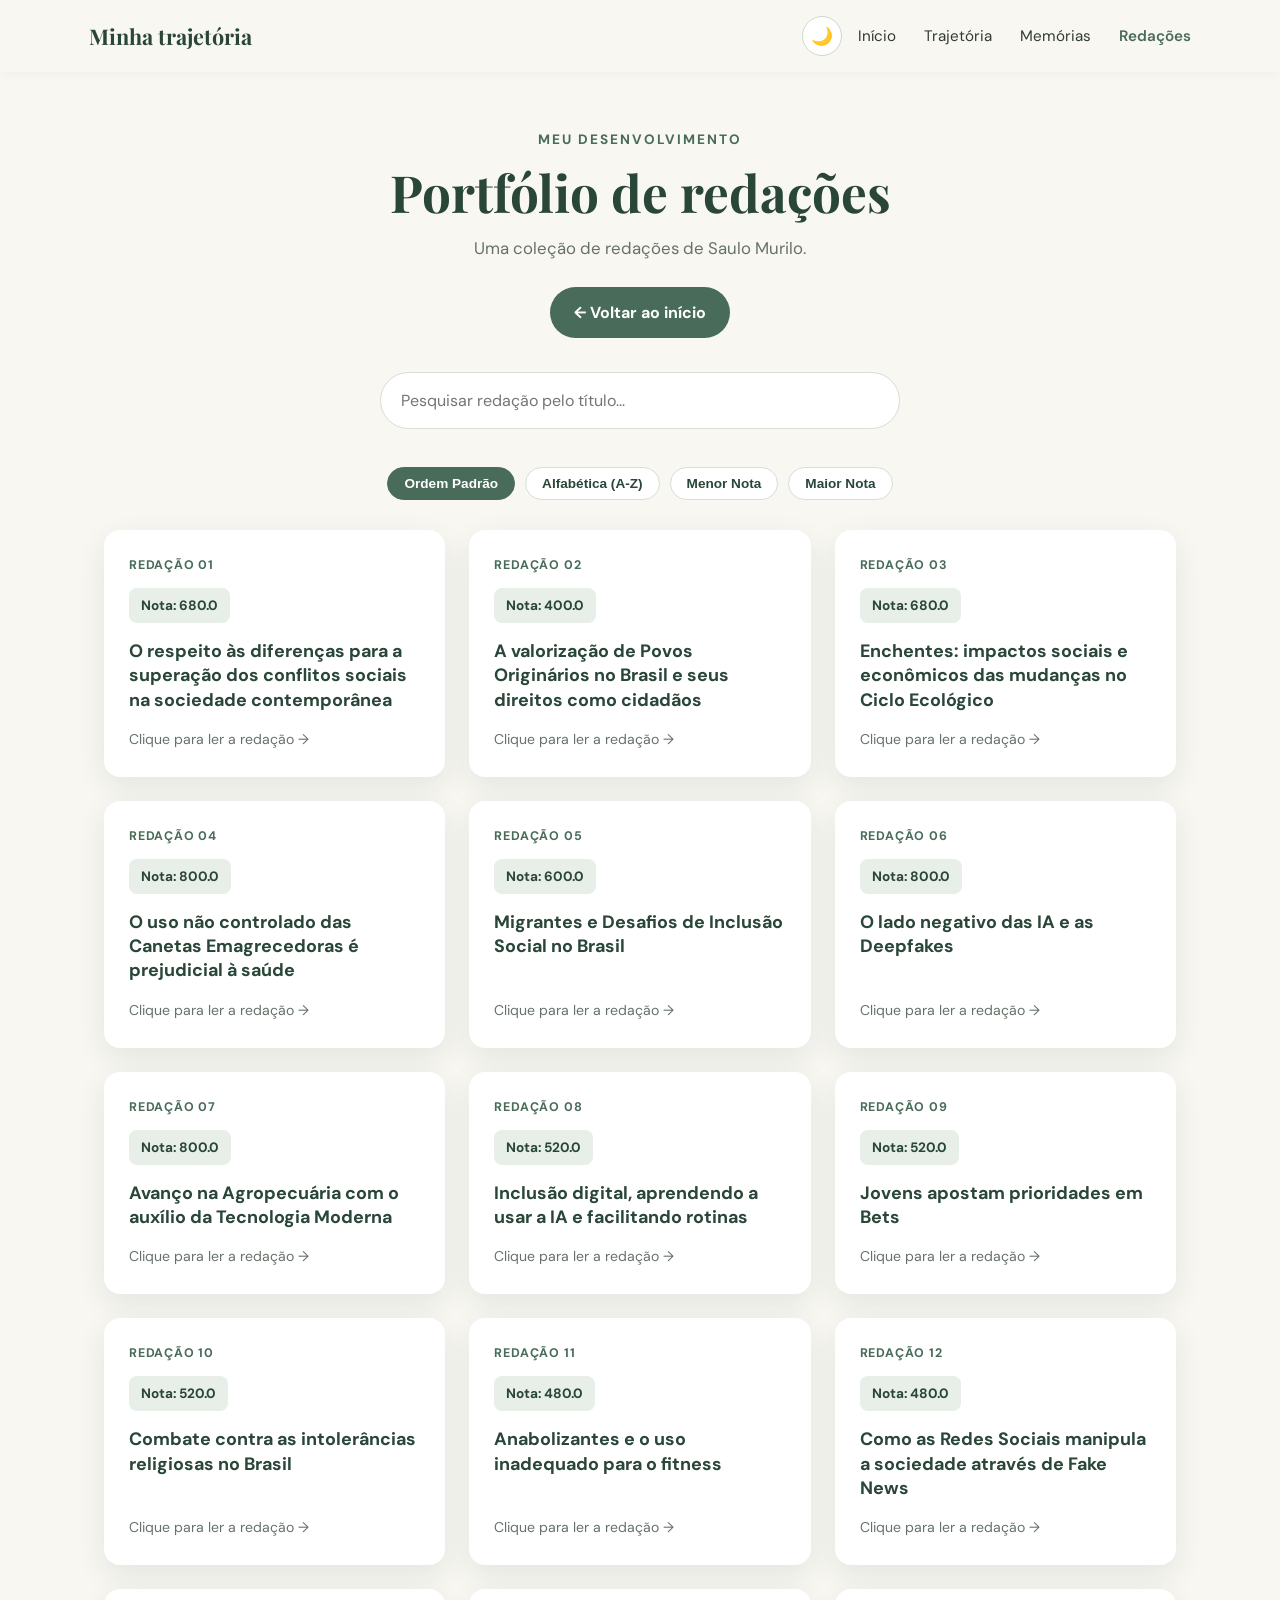
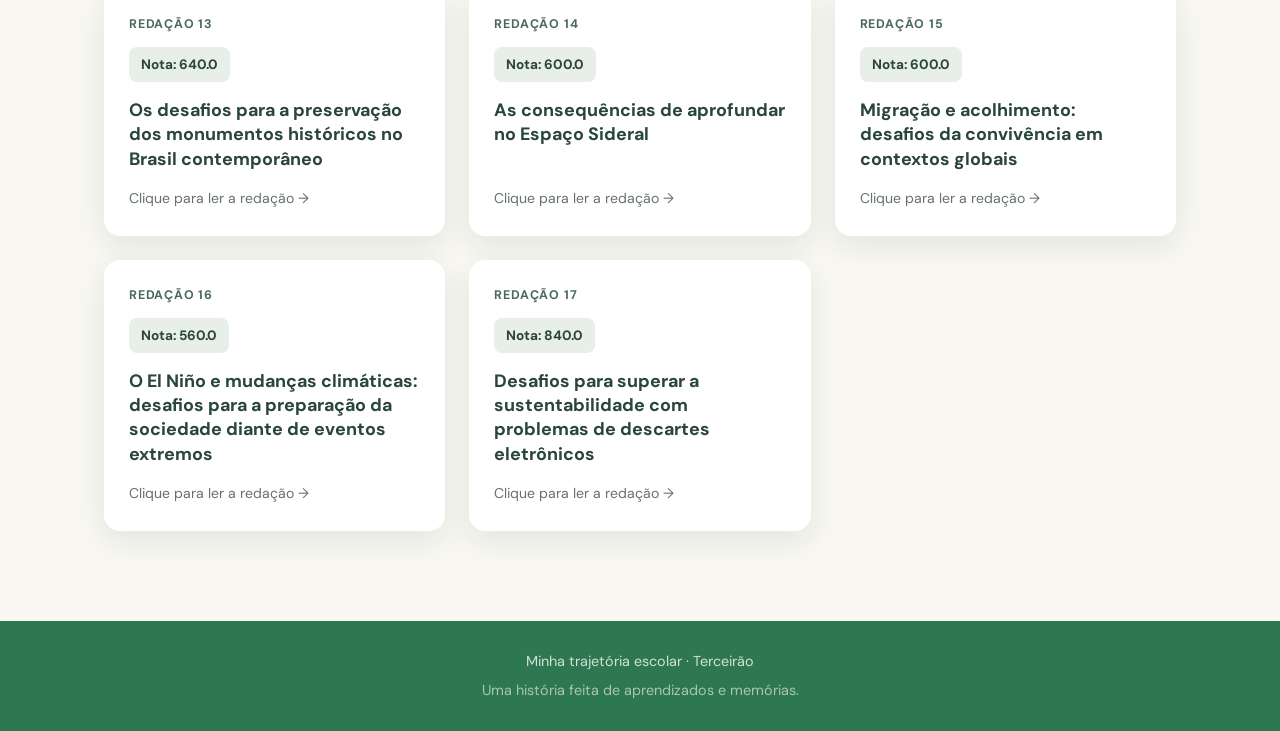
<file: redacoes.html>
<!DOCTYPE html>
<html lang="pt-BR">
<head>
    <meta charset="UTF-8">
    <meta name="viewport" content="width=device-width, initial-scale=1.0">
    <title>Minhas Redações · Minha Trajetória</title>
    <link rel="stylesheet" href="style.css">
    <style>
        /* Estilos adicionais para os botões de ordenação */
        .sort-container {
            display: flex;
            justify-content: center;
            flex-wrap: wrap;
            gap: 10px;
            max-width: 700px;
            margin: 0 auto 30px;
        }

        .sort-btn {
            background: var(--white);
            color: var(--dark-green);
            border: 1px solid var(--border);
            padding: 8px 16px;
            border-radius: 20px;
            font-size: 0.85rem;
            font-weight: 600;
            cursor: pointer;
            transition: all 0.25s ease;
        }

        .sort-btn:hover {
            border-color: var(--green);
            transform: translateY(-2px);
        }

        .sort-btn.active {
            background: var(--green);
            color: #ffffff;
            border-color: var(--green);
        }
    </style>
</head>
<body>

    <header class="header">
        <nav class="navbar" aria-label="Navegação principal">
            <a href="index.html#inicio" class="logo">Minha trajetória</a>

            <button
                class="menu-toggle"
                id="menuToggle"
                type="button"
                aria-label="Abrir menu"
                aria-expanded="false"
                aria-controls="navLinks"
            >
                ☰
            </button>

            <button
                class="theme-toggle"
                id="themeToggle"
                type="button"
                aria-label="Alternar tema"
            >
                🌙
            </button>

            <ul class="nav-links" id="navLinks">
                <li><a href="index.html#inicio">Início</a></li>
                <li><a href="index.html#trajetoria">Trajetória</a></li>
                <li><a href="index.html#galeria">Memórias</a></li>
                <li><a href="redacoes.html" aria-current="page">Redações</a></li>
            </ul>
        </nav>
    </header>

    <main class="essay-page">

        <section class="intro">
            <p class="subtitle">Meu desenvolvimento</p>
            <h1>Portfólio de redações</h1>
            <p>Uma coleção de redações de Saulo Murilo.</p>
        </section>

        <div class="page-actions">
            <a href="index.html" class="btn">← Voltar ao início</a>
        </div>

        <div class="search-container">
            <label for="essaySearch" class="sr-only">Pesquisar redação</label>
            <input
                type="search"
                id="essaySearch"
                placeholder="Pesquisar redação pelo título..."
                autocomplete="off"
            >
        </div>

        <!-- Botões de Ordenação -->
        <div class="sort-container">
            <button type="button" class="sort-btn active" data-sort="default">Ordem Padrão</button>
            <button type="button" class="sort-btn" data-sort="alpha">Alfabética (A-Z)</button>
            <button type="button" class="sort-btn" data-sort="score-asc">Menor Nota</button>
            <button type="button" class="sort-btn" data-sort="score-desc">Maior Nota</button>
        </div>

        <section class="essay-grid" id="essayGrid" aria-live="polite">
            <p class="loading-message">Carregando redações...</p>
        </section>

    </main>

    <footer class="footer">
        <p>Minha trajetória escolar · Terceirão</p>
        <p>Uma história feita de aprendizados e memórias.</p>
    </footer>

    <div
        class="modal"
        id="essayModal"
        role="dialog"
        aria-modal="true"
        aria-hidden="true"
        aria-labelledby="modalTitle"
    >
        <div class="modal-content">

            <button
                class="modal-close"
                id="modalClose"
                type="button"
                aria-label="Fechar redação"
            >
                ×
            </button>

            <div class="modal-meta">
                <span id="modalNumber" class="modal-number"></span>
                <span id="modalScore" class="modal-score"></span>
            </div>

            <h2 id="modalTitle"></h2>

            <div class="modal-body">
                <p id="modalText"></p>
            </div>

        </div>
    </div>

    <button
        id="backToTop"
        class="back-to-top"
        type="button"
        aria-label="Voltar ao topo"
    >
        ↑
    </button>

    <script src="script.js" defer></script>

    <script>
        const essays = [
            {
                theme: "O respeito às diferenças para a superação dos conflitos sociais na sociedade contemporânea",
                score: "Nota: 680.0",
                numericScore: 680.0,
                text: `Nos dias atuais, vivemos em uma sociedade no qual pessoas sofrem com preconceito, intolerância, desigualdade, desrespeito, isso vem junto com a perda de ética das pessoas e isso é um grande ponto negativo para uma convivência saudável. Por isso, temos que respeitarmos a diferença e não criticá-los, usar essas críticas para uma superação maior que elas.

Com isso, a falta de ética dentro da nossa sociedade pode aumentar os conflitos. Os preconceitos também podem levar a uma exclusão social, violência e danos físicos e mentais para as pessoas que sofrem com isso. Um dos pontos em que ocorrem constantemente esses tipos de conflitos são as redes sociais.

A ética e o respeito é fundamental para mudarmos e superarmos esses conflitos, mostrando para a sociedade a diferença radical que trás, para que assim possamos viver em igualdade e sem problemas. Uma iniciativa que pode ser tomada para aumentar o respeito na sociedade, seja as escolas fazendo trabalhos escolares abordando o tema, campanhas sociais e até mesmo publicando postagens para as redes sociais, pois assim alcançamos o nosso objetivo com mais eficiência.

Entende-se que o respeito e a ética são importantes para superar esses conflitos, porém não é algo fácil de conseguir, mas podemos criar alternativas para resolver isso e assim vivemos em uma sociedade igualitária.`
            },
            {
                theme: "A valorização de Povos Originários no Brasil e seus direitos como cidadãos",
                score: "Nota: 400.0",
                numericScore: 400.0,
                text: `Quando o assunto se retrata sobre os Povos Originários, muitas pessoas tem pensamento crítico no qual o consideram como "seres que não devem convivir nas cidades", mostrando que esses povos tentam a necessidade de aceitação da sociedade para viver dentro dela. Povos assim precisam ser valorizados por conta de sua história no passado, provando que eles conquistaram direitos para estar incluso na sociedade.

A história desses Povos Originários não se retrata de agora, eles estão desde o começo, na criação do nosso país, trazendo um marco importante para o Brasil. Com o avanço da população, esses povos ficaram cada vez mais isolados, fora da urbanização, o que resultou em raridade e medo na tentativa de se associar com nós. Mas basta entendermos que assim como todos os cidadãos, os Povos Originários também tem seus direitos, isso é provado na Constituição Federal de 1988, no qual se retrata sobre a valorização e reconhecimento deles na sociedade.

O escritor Daniel Munduruku aborda sobre a importância de valorizar o pensamento originário e a ancestralidade para combater preconceitos. Os Povos Originários devem ser aceitos e valorizados na sociedade brasileira, sem haver nenhum tipo de preconceito.

Uma intervenção para isso é necessário uma ação do Governo da parte do Ministério da Educação, no qual implementa nas Escolas assuntos sobre os Povos Originários, através de aulas, trabalhos e projetos para os alunos, mostrando a eles o porquê devem ser valorizados e ter seus direitos. Dessa forma, os Povos Originários terão a liberdade de conviver com nós e entendermos que todos temos direitos e deveres a serem cumpridos.`
            },
            {
                theme: "Enchentes: impactos sociais e econômicos das mudanças no Ciclo Ecológico",
                score: "Nota: 680.0",
                numericScore: 680.0,
                text: `Os eventos de enchentes que ocorreram nesses últimos anos causaram impactos sociais e econômicos, resultando em mudanças no ciclo ecológico. O estado do Rio Grande do Sul foi vítima dessa catástrofe, tendo um imenso impacto negativo ocasionando morte de pessoas, perca de recursos, abalando psicológicos e entre outras coisas. Esse evento afetou negativamente o estado e tudo isso pode ter sido principalmente causado pela população, por não ter um processo de educação sobre reciclagem educativa.

Pesquisas de uma matéria do G1 apontam que um dos principais culpados desses acontecimentos é a má reciclagem da população, descartando seus lixos não nos seus lugares devidos, de forma irresponsável e sem pensar nas consequências, fazendo com que os lixos entupissem bueiros, impedindo que aquela grande quantidade de água desça. Problemas assim podem ser resolvidos de maneira simples, com uma iniciativa dos Governos mostrando a importância da reciclagem para a população, levando principalmente para a Educação.

A região Sudeste principalmente no estado de Minas Gerais, também sofreram com esses eventos catastróficos, ocasionando os mesmos resultados das enchentes do Rio Grande do Sul. Outra matéria do G1 cita novamente que a má reciclagem é um dos principais culpados desses eventos. Reforçando novamente a ideia de que seja indispensável uma atitude dos Governos sobre o assunto, mostrando a população o impacto e a importância de uma reciclagem sustentável.

Contudo, as enchentes afetam diretamente nos pontos sociais e econômicos, ocorrendo mudanças no ciclo ecológico, mas com uma iniciativa dos Governos e levando para a Educação a importância da reciclagem, ocasionando mudanças positivas no ciclo ecológico.`
            },
            {
                theme: "O uso não controlado das Canetas Emagrecedoras é prejudicial à saúde",
                score: "Nota: 800.0",
                numericScore: 800.0,
                text: `Segundo pesquisas da matéria publicada pelo G1, mostram que essas tais Canetas Emagrecedoras causaram impactos negativos à saúde das pessoas que fizeram o uso do medicamento, levando a consultarem especialistas e chegarem no mesmo resultado, dizendo que o uso não controlado das Canetas Emagrecedoras é prejudicial à saúde. Atualmente as pessoas procura métodos para estarem esteticamente dentro dos "padrões" de beleza contemporânea, mas essas escolhas vem principalmente da pressão da sociedade e da falta de autoestima. Essa pressão que a sociedade causa pode facilmente mudar o pensamento da pessoa que está sofrendo, fazendo ela pensar que não se encaixa dentro do grupo social atual por não ter o "padrão" de beleza ideal, afetando psicologicamente o que leva essa pessoa a usar esses tais métodos, sendo um deles o uso das Canetas Emagrecedoras.

A falta de autoestima é um problema mental que é desenvolvido principalmente pela comparação, perceber que a pessoa é diferente e que não está no "padrão" ideal, não se aceitando do jeito que é, resultando também na busca de métodos de mudança.

O filme "Extraordinário" de 2017, conta a história de um menino que nasceu com uma condição rara chamada Síndrome de Treacher Collins, ocasionando na má formação de genética o que resultou na deformidade no qual o menino tinha, ao longo do filme percebemos que ele sofreu uma pressão de alunos da sua escola e também desenvolveu a falta de autoestima, fazendo com que ele pensasse como seria se ele não tivesse aquilo, no fim ele percebeu que era melhor ele apenas se aceitar do jeito que era do que ir atrás de métodos arriscados que poderiam afetar drasticamente a sua saúde.

Com tudo, o uso das Canetas Emagrecedoras é ruim para a saúde e não vale a pena usá-lo para apenas para tentar se encaixar no "padrão", a melhor forma é encontrar outros métodos seguros indicados por profissionais e priorizar o equilíbrio mental para não se abalar com a pressão da sociedade.`
            },
            {
                theme: "Migrantes e Desafios de Inclusão Social no Brasil",
                score: "Nota: 600.0",
                numericScore: 600.0,
                text: `De acordo com o jornal G1 uma matéria publicada no ano de 2025, pesquisas apontam que casos de Migrantes aumentaram em 42% desde o ano de 2021 no Brasil, porém muitos relatam que não se sentem acolhidos dentro da sociedade, passando por constantes desafios. Com isso, notamos que esses indivíduos tendem a continuar sofrendo com o passar dos anos, isso se dá por conta da falta de inclusão social entre a população e a escassez dos direitos como cidadãos.

A população necessita de uma convivência agradável para continuarmos evoluindo, porém infelizmente muitos Imigrantes não se sentem confortável no ambiente civil e isso se dá pela ausência da inclusão social, através de preconceitos e impressões negativas sobre eles, o que se torna impossível a possibilidade de um convívio harmônico para todos.

Conforme a "Declaração Universal dos Direitos Humanos", no qual é dividido em 30 artigos e serve para garantir a dignidade, liberdade e justiça a todas as pessoas, destaca sobre a importância desses princípios para um cidadão, mostrando que todos tem seus privilégios como pessoa. Os migrantes sofrem com a falta dessas garantias, mostrando que esses indivíduos não conseguem ter uma rotina agradável com outras pessoas.

Com tudo, a sociedade brasileira necessita ser mais empática, fazendo com que esses migrantes se sintam confortáveis, com providências do Governo da parte do Ministério dos Direitos Humanos e da Cidadania, aprimorando Leis e reforçando a importância delas, não só isso, mas também garantir qualidade de vida para todos e assim combater essa desigualdade social.`
            },
            {
                theme: "O lado negativo das IA e as Deepfakes",
                score: "Nota: 800.0",
                numericScore: 800.0,
                text: `Segundo pesquisas da matéria publicada pelo G1, mostram que atualmente o uso da IA vem crescendo bastante dentro da nossa sociedade, porém ela está sendo usada de maneira negativa, causando más impressões sobre ela, sendo utilizada para criar vídeos, notícias, imagens e informações falsas, não só isso como também aplicando a IA para passar golpes nas pessoas. A plataforma TikTok é o maior alvo de postagens falsas, um exemplo foi um vídeo publicado em setembro no ano de 2025, no qual mostrava um canguru dentro de um aeroporto, mas na verdade todo aquele cenário era falso. Outra plataforma que é afetada pelos famosos "golpes" é o Whatsapp, um exemplo dado foi na reportagem do Jornal Nacional no quadro Fato ou Fake publicada no ano de 2024, no qual mostravam os golpes sendo aplicados através de áudios falsos, gerados por IA, para enganar a vítima. Para a plataforma TikTok, é necessário uma supervisão melhor e cuidados nas postagens, como aquele exemplo dado, tomem restrições ou permissão de publicar, mas sem afetar os espectadores.

A plataforma Whatsapp está no ar a mais de uma década, mas sempre foi afetada por golpistas e agora com o uso da IA facilitou ainda mais com a criação de situações, falas e áudios falsos. Problemas como esses, devem receber suporte e avisos da plataforma para que os usuários tomem cuidados e não correrem a este risco.

O filme "Her" lançado no ano de 2013, relata a história de um homem solitário que desenvolveu uma relação amorosa com uma máquina, ou como chamamos a IA, nesse contexto, notamos que o avanço dela foi tão grande que ela consegue cumprir o que pedimos sem muita dificuldade. O filme mostra como é a capacidade da IA, mas existem pessoas que infelizmente usam ela de maneira negativa e afetando a nossa sociedade.

O uso da IA é necessário no nosso dia-a-dia, mas em mãos erradas podem impactar negativamente muitas pessoas, porém basta cuidado, melhoria no suporte, denúncias de ocorrências fora do comum e restrições para que assim ela fique adaptada para a nossa sociedade contemporânea.`
            },
            {
                theme: "Avanço na Agropecuária com o auxílio da Tecnologia Moderna",
                score: "Nota: 800.0",
                numericScore: 800.0,
                text: `Nos últimos anos, o setor da agropecuária no Brasil, se tornou muito eficiente com o passar dos anos, um serviço que feito com dificuldades, acabou sendo facilitado utilizando as tecnologias modernas, mas com o uso inadequado dessas ferramentas podem na produção, transformando em uma situação não sustentável. Na matéria do jornal G1 publicada no ano de 2024, relatam sobre a importância de projetos sustentáveis para a área da agropecuária e mostrando que simples mudanças, causam grandes impactos positivos.

O uso exagerado das máquinas nas terras, podem acabar afetando negativa o solo, causando mudanças na formação das plantações, além de máquinas grandes causarem muitas fumaças por conta do seu excessivo, intencionando ainda mais o efeito estufa no nosso planeta. A solução para esse problema é uma moderação eficaz do uso dessas máquinas, diminuindo os efeitos negativos que elas podem causar.

Outro fator importante é a falta de implementação de projetos sustentáveis dentro da área, a agropecuária que trabalha com um dos principais fatores que movem a economia do país. Ao aplicarmos esses projetos, poderemos ver que eles trazem resultados mais sustentáveis e benéficos para a sociedade.

A tecnologia moderna dentro da agropecuária é fundamental para o funcionamento dela, mas deve ser aplicada com moderação, fazendo com que não criem problemas futuramente, também é importante não descartar projetos sustentáveis, mas sim implementá-los mais vezes dentro da área, para termos resultados positivos e não prejudiciais para a sociedade.`
            },
            {
                theme: "Inclusão digital, aprendendo a usar a IA e facilitando rotinas",
                score: "Nota: 520.0",
                numericScore: 520.0,
                text: `Na sociedade atual, o uso das tecnologias, tais como redes sociais e IA vem facilitando cotidiano, quebrando as dificuldades que pessoas tinham, porém infelizmente muitas pessoas não tem acesso a esses benefícios, motivos como a falta de inclusão social, a pessoa não saber mexer, pesquisas da manchete do Jornal Nacional publicada no ano de 2025, mostra que quatorze por cento da população brasileira não sabem como acessar as mídias digitais. Por outro lado, vemos também pessoas que não tem o acesso por falta de recursos, onde a tecnologia infelizmente é precária.

As pessoas com mais de cinquenta anos, são as que mais sofrem quando o assunto é saber usar as mídias digitais, pois estão em uma época que é totalmente diferente doque eles estão acostumado, isso acaba resultando na exclusão das mídias sociais. Existem métodos que podem ajudar eles a se encaixarem dentro disso, basta o auxílio e o ensino sobre como utilizar essas ferramentas, podendo até ajudá-los no seu cotidiano, que na maioria dos casos são essas pessoas que mais necessitam.

No Brasil, infelizmente existem pessoas que não conseguem utilizar essas ferramentas, como principal motiva a falta de infraestrutura para o acesso a elas, bairros precários e até mesmos em áreas rurais que estão distante de qualquer tipo de métodos para o uso da tecnologia. O estado tem o principal dever de identificar locais que não tem condições para a tecnologia e de alguma forma trazer métodos para resolver esse problema, também podem trazer projetos sociais para levarem essa tecnologia para todos os lugares e mostrarem a importância dela no nosso cotidiano.

A tecnologia atual é indispensável para o nosso dia-a-dia, podendo nos ajudar desde tarefas simples em até das mais complexas, por isso é importante que todos tenham acesso a ela, para que todos possam ter o direito de ter uma assistência fundamental no nosso cotidiano.`
            },
            {
                theme: "Jovens apostam prioridades em Bets",
                score: "Nota: 520.0",
                numericScore: 520.0,
                text: `Jovens estão apostando o seu dinheiro que é utilizado para pagamento de contas em sites de apostas ou nas famosas "bets", deixando eles em dívidas que acabam sendo altas. De acordo com o jornal G1, em uma matéria publicada no ano de 2026, no qual mostra que os jovens estão acessando cada vez mais sites de apostas, o que acaba resultando em um vício descontrolado, usando CPF de maiores de idade para ter mais acessos no cotidiano, burlando o sistema e aumentando a irresponsabilidade desses jovens.

No Brasil, quarenta por cento dos jovens já estão ingressados no mercado de trabalho, na maioria das vezes para ganhar o salário e pagar as contas da faculdade, cursos ou até mesmo contas pessoais, o problema é que com o mal controle financeiro eles acabam apostando esse dinheiro em bets, o que resulta em dívidas. Os colégios tem o dever de ensinar sobre esse assunto para os alunos, mostrando a eles a importância de uma boa gestão financeira e como esses sites de apostas podem endividar você rapidamente sem perceber.

O vício é um problema grave que é difícil de ser controlado, podendo afetar o indivíduo negativamente, com as bets não é diferente, chegando ao ponto de vincularem contas de outras pessoas ou até mesmo dos responsáveis e familiares para burlarem os sites e apostarem mais. Essas bets tem que ter um suporte melhor, para impedir o acesso limitado do indivíduo, colocando até mesmo a identificação do rosto, para ver se a pessoa está fazendo acessos múltiplos no dia e impedir esses acessos.

As bets podem ser acessadas como forma de ganhar dinheiro, mas de maneira de que os jovens entendam os riscos que elas podem trazer e priorizar as suas necessidades.`
            },
            {
                theme: "Combate contra as intolerâncias religiosas no Brasil",
                score: "Nota: 520.0",
                numericScore: 520.0,
                text: `No Brasil, vivemos em uma sociedade no qual todos tem a sua religião, seja ela católica, evangélica, candomblé e entre outras, mas infelizmente no cenário brasileiro existem intolerâncias contra essas religiões, forçando até mesmo a pessoa parar de frequentar no que ela acredita e desmentindo, para tentar convencer ela de mudar a sua escolha. No outro lado, também notamos que as pessoas de diferentes religiões sofrem insultos, principalmente nas redes sociais. De acordo com uma matéria do jornal G1 publicada no ano de 2024, diz que 30% da sociedade muda a sua religião por conta de opressão da sociedade, para ser aceita e não sofrer isso novamente.

A sociedade brasileira que sofra com essas intolerâncias e forçadas a mudarem de religião, acabam fazendo essa escolha não por opção e sim para não ter que lidar com essas coisas no cotidiano. As pessoas não podem deixar de acreditar nos seus direitos e entenderem que eles podem acreditar, escolher e ter esperança pela religião que deseja, sem precisar ser forçada a nada.

Nas redes sociais não é diferente, um exemplo que cito é o Bruxo Malagueta, no qual a sua religião é a quimbanda, ele posta seus vídeos contando histórias e mostrando um pouco do seu cotidiano, porém em todas os vídeos, os comentários sempre há pessoas para ofendê-lo e dizer que tudo aquilo é maluquice da parte dele, o problema maior é que outros criadores de conteúdos também sofrem com esses ataques contra sua religião. As plataformas digitais tem a o obrigação de proibir esses tipos de comentários, podendo até mesmo dar punições para o indivíduo que comenta esses tipos de ofensas, também os criadores podem postar vídeos falando o quão importante é a pessoa respeitar a religião da outra.

Na sociedade brasileira, vivemos em um cenário no qual durante o cotidiano sofremos com intolerâncias, mas devemos ressaltar que todos tem direitos de escolhas e religião não é diferente, mostrando que as escolhas próprias são mais valiosas doque frequentar só para se encaixar em algo que é forçado.`
            },
            {
                theme: "Anabolizantes e o uso inadequado para o fitness",
                score: "Nota: 480.0",
                numericScore: 480.0,
                text: `O uso de anabolizantes vem se tornado muito comum no mundo fitness, sendo utilizado principalmente por pessoas que estão começando ou aqueles que já praticam academia, sendo eles adultos e até mesmo adolescentes. O grande problema com o uso inadequado podem trazer consequências ao ser humano, os principais sintomas são graves danos ao coração, ao fígado e ao rim. De acordo com o jornal G1, uma matéria publicada no ano de 2025, a venda desses anabolizantes veio aumentando com os tempos pra cá, o problema é na reportagem dizem que esses produtos são fabricados em falsificação, o que aumenta o risco a saúde e tudo isso para um corpo "perfeito".

Muitas pessoas que entram no ramo do fitness, decide fazer o uso de produtos, tudo para alcançar um corpo maior ou desejado, mas com a utilização não adequada podem trazer consequências na saúde do ser humano. O ex-influenciador digital conhecido como Gabriel Ganley, faleceu nesse ano, ele produzia conteúdo nas redes sociais sobre academia, exercícios e motivações para outras pessoas praticarem academia, o grande problema é que ele fazia aplicações de anabolizantes em seu corpo, o que fez vir a falência nesse ano. O uso desses produtos podem resultar no desenvolvimento do corpo, criando força, resistência e uma melhor estética, mas com o uso inadequado podem resultar em problemas de saúde.

Com o aumento da busca desses produtos, muitas pessoas decidiram ir atrás de fontes baratas por ser mais acessível a todos, porém com a fabricação barata aplicada no seu corpo, há grandes probabilidades de afetar mais ainda a saúde. É de bastante importância não fazer o uso desses remédios e se prevenir para não ocorrer o risco de comprar falsificado.

Os anabolizantes podem afetar a saúde das pessoas, mas isso sendo utilizado e comprado da maneira errada. É importante que a pessoa que entrou no ramo fitness e deseja realizar a aplicação, procure um profissional de confiança para ajudar e mostrar quais produtos você deve comprar e quais você tem que usar para atingir a sua meta.`
            },
            {
                theme: "Como as Redes Sociais manipula a sociedade através de Fake News",
                score: "Nota: 480.0",
                numericScore: 480.0,
                text: `As redes sociais estão cada vez mais presente do nosso cotidiano, sendo utilizadas pelas pessoas como meio de comunicação e informação, tendo divulgação de notícias todos os dias, porém através disso que ocorrem as Fake News, notícias falsas que geram intrigas e discussões sobre. Com isso, o algoritmo sem prestar atenção, compartilha informações que não são reais, mas que resulta na manipulação e mostrando que as pessoas não entendem em diferenciar esses detalhes.

A mídia gera inúmeros comentários e pensamentos com esses dados, mudando seu pensamento e até mesmo tendo novas opiniões sobre, deixando de lado o aprofundamento para ver se a notícia é real ou não. Em uma postagem da TNT Sports Brasil, publicada no dia 17 de Agosto de 2025, diz que após um jogo do Santos contra o Fluminense, divulga a informação de que Neymar após derrota, sai do campo tampando os ouvidos na tentativa de provocação, após a postagem a mídia começa a criticar ele, tempos depois o Neymar veio a público dizer que no redação ele estava apenas coçando os ouvidos.

Percebesse que com a Fake News, as pessoas acreditam naquilo que vê nas redes sociais e não buscam a verdade sobre, o que resulta na fácil manipulação. Além de ser prejudicial para a sociedade, também afeta principalmente o envolvido desses tipos de notícias.

Dessa forma, é essencial que o Social Media, gestores de redes sociais, comecem a impedir essas postagens com informações falsas que possam mudar o pensamento crítico de uma pessoa, resultando em uma confiança maior dos usuários sobre o uso das plataformas, afim de ter uma sociedade sem ser manipulada por Fake News.`
            },
            {
                theme: "Os desafios para a preservação dos monumentos históricos no Brasil contemporâneo",
                score: "Nota: 640.0",
                numericScore: 640.0,
                text: `A preservação dos patrimônios culturais e históricos no Brasil é importante para manter viva a memória de nossa sociedade, no entanto, no nosso país, esses patrimônios são abandonados pela falta de manutenção e pela desvalorização que a sociedade tem por eles. Por isso, é necessário buscar novas formas de melhorar esses patrimônios, para entendermos de onde e o porquê de tanta coisa ser agora do jeito que é por conta do passado.

Em primeiro lugar, a falta de investimento para esses lugares resultam em uma situação precária, muitos prédios, museus e estátuas precisam de manutenção diariamente e cuidados, pois por serem lugares valorizados por muitos, acabam passando por vandalismos. Lugares assim, necessitam de atenção para que não ocorra esses acontecimentos.

A desvalorização é um critério importante, pois isso não apenas afeta uma geração futura, mas como também a passada, já que nesse contexto suas lutas foram esquecidas. Quando as pessoas não conhecem a história relacionada a determinado local ou manifestação cultural, é mais difícil em manter eles preservados. Nesse sentido, a educação pode contribuir para aproximar os jovens e as crianças da história do país, mostrando que esses patrimônios fazem parte da identidade de nossa sociedade. De acordo com as perspectivas de Eric Hobsbawm, as tradições ajudam na construção de uma sociedade, assim, preservando manifestações culturais brasileiras ajudam a manter e proteger elementos do passado que contribuíram para a história.

Por tanto, os patrimônios culturais devem ser valorizados pelos brasileiros para compreendermos a nossa trajetória e para isso, uma ação da Prefeitura Municipal de cada lugar fazer manutenções e terem cuidados desses lugares, para que continue mostrando uma parte de nossa história. Além disso, o Ministério da Educação deve passar para as Escolas a importância de não esquecermos da nossa identidade cultural, mostrando a eles nossas origens de cada parte de nossa trajetória.`
            },
            {
                theme: "As consequências de aprofundar no Espaço Sideral",
                score: "Nota: 600.0",
                numericScore: 600.0,
                text: `Segundo a curta-metragem "The man and Moon his" notamos que o personagem principal busca pela descoberta imediata e aprofundada da Lua, depois de anos consegue viajar até lá e com isso, começa a exploração agressiva, resultando em mudanças climáticas e assim acabando o curta, mostrando que a exploração excessiva pode resultar em alterações em nosso planeta por conta da emissão de poluentes dos foguetes, não só isso, mas também consequências negativas para os especialistas da área por conta do material de trabalho inadequado.

As mudanças climáticas vêm se tornando cada vez mais comentada pela sociedade, principalmente por conta do El Nino, de acordo com pesquisas da G1, publicada em 2025, a matéria nomeada de "Foguetes também alimentam a atmosfera", mostra que quando lançados, liberam fuligem, o que resulta em um aquecimento artificial da estratosfera. Por conta das explorações excessivas, muitos desses veículos são usados como meio de locomoção, gerando ainda mais esse aquecimento.

Na série "Rick and Morty", acompanhamos várias aventuras da família no espaço, mas durante esses passeios, acabam indo sem o necessário para a exploração, tal como a roupa e materiais adequados, o que resulta em mudanças na saúde de maneira negativa para eles, Isso nos mostra que com a falta de equipamentos necessários para o serviço, resulta em consequências, podendo afetar o bem-estar físico do profissional voltado para a área. A exploração excessiva agrega no aquecimento da estratosfera e podem resultar em mudanças nos especialistas do ramo, neste sentido, é essencial que o Governo, parte do Ministério do Meio Ambiente, possa controlar essas explorações, através de leis que possam limitar o uso de foguetes, para a diminuição do aquecimento na estratosfera. Não apenas, mas também é fundamental a iniciativa dessas empresas prestarem atenção aos seus trabalhadores, observando se estão adequados para o serviço, através de reuniões sobre segurança adequada, evitando qualquer risco para a saúde. Assim, podemos evitar consequências graves para a nossa sociedade.`
            },
            {
                theme: "Migração e acolhimento: desafios da convivência em contextos globais",
                score: "Nota: 600.0",
                numericScore: 600.0,
                text: `De acordo com o jornal G1 uma matéria publicada no ano de 2025, pesquisas apontam que casos de Migrantes aumentaram em 42% desde o ano de 2021 no Brasil, porém muitos relatam que não se sentem acolhidos dentro da sociedade, passando por constantes desafios. Com isso, notamos que esses indivíduos tendem a continuar sofrendo com o passar dos anos, isso se dá por conta da falta de inclusão social entre a população e a escassez dos direitos como cidadãos.

A população necessita de uma convivência agradável para continuarmos evoluindo, porém infelizmente muitos imigrantes não se sentem confortável no ambiente civil e isso se dá pela ausência da inclusão social, através de preconceitos e impressões negativas sobre eles, o que se torna impossível a possibilidade de um convívio harmônico para todos.

Conforme a "Declaração Universal dos Direitos Humanos", no qual é dividido em 30 artigos e serve para garantir a dignidade, liberdade e justiça a todas as pessoas, destaca sobre a importância desses princípios para um cidadão, mostrando que todos tem seus privilégios como pessoa. Os migrantes sofrem com a falta dessas garantias, mostrando que esses indivíduos não conseguem ter uma rotina agradável com outras pessoas.

Com tudo, a sociedade brasileira necessita ser mais empática, fazendo com que esses migrantes se sintam confortáveis, com providências do Governo da parte do Ministério dos Direitos Humanos e da Cidadania, aprimorando Leis e reforçando a importância delas, não só isso, mas também garantir qualidade de vida para todos e assim combater essa desigualdade social.`
            },
            {
                theme: "O El Niño e mudanças climáticas: desafios para a preparação da sociedade diante de eventos extremos",
                score: "Nota: 560.0",
                numericScore: 560.0,
                text: `As mudanças climáticas estão sendo retratada como preocupação atualmente, de acordo com o jornal OGL, Notícias no qual publicou uma matéria sobre o tema, pesquisas apontam que essas alterações estão cada vez mais presentes e um nome destaque é o "El Nino", com o objetivo principal informar que ela pode gerar impactos negativos, tais como a modificação de ambientes. Com isso, essas mudanças resultam na alteração do território e migração imediata da população em busca de um local adequado.

Em primeira análise, as mudanças climática vão se aprimorar de maneira negativa com o passar dos anos e neste caso, ela afeta diretamente territórios de proprietários. De acordo com a reportagem do Jornal Nacional, transmitida no ano de 2025, mostra entrevistas com fazendeiros contando sobre a suas preocupações com essas mudanças, já que seu comércio tem dependência de suas plantações e com essas alterações, resulta na impossibilidade de desenvolvimento de seus produtos.

Além disso, das mudanças climáticas é um dos principais motivos de migração, pelo fato das pessoas quererem buscar um local adequado que não sofra com essas causas, na obra "O Quinze" de Rachel Queiroz, conta a história de Chico e sua família, no qual a sua região era alvo de uma seca extrema, assim ocasionando na migração imediata de todos em busca de um lugar melhor. Fora da ficção, esse é um problema real que está afetando negativamente a população, já que na maioria dos casos, muitos não tem recursos ideais para essa locomoção.

Com tudo, as mudanças climáticas estão cada vez mais presentes no nosso cotidiano, mas não podemos deixar que ela possa nos afetar, dessa forma é necessário uma ação do Governo da parte do Ministério do Meio Ambiente e Mudança do Clima elaborar novas alternativas para diminuir esses eventos, além disso, é importante o Governo da parte de Assistência Social ajudar pessoas que necessitam de uma migração por conta desses ocorridos. Assim, resultando em melhoria nas situações climáticas e ajudando ao próximo com o necessário para ter uma convivência adequada sem precisar passar por necessidades.`
            },
            {
                theme: "Desafios para superar a sustentabilidade com problemas de descartes eletrônicos",
                score: "Nota: 840.0",
                numericScore: 840.0,
                text: `De acordo com a Política Nacional de Resíduos Sólidos, criada no ano de 2010, o descarte adequado dos resíduos é essencial para a preservação do meio ambiente. Com isso, a falta de conscientização sobre o lixo eletrônico e o consumo excessivo de aparelhos tecnológicos contribuem para o agravamento desse problema. Essa situação tende a aumentar com o passar dos anos, sendo consequência da obsolescência tecnológica e da falta de investimentos em práticas sustentáveis.

Esses aparelhos eletrônicos necessitam de um descarte adequado para evitar danos ao meio ambiente, mas infelizmente muitos acabam sendo jogados em lugares inadequados, podendo contaminar o solo e a água. Além disso, a troca constante de celulares, computadores e outros equipamentos aumenta a quantidade de resíduos eletrônicos, prejudicando a sustentabilidade e a qualidade de vida da população.

O filme "Wall-E" conta a história de um futuro em que a Terra se encontra coberta por grandes quantidades de lixo, devido ao consumo excessivo e ao descarte inadequado de produtos. Assim como na animação, a realidade brasileira apresenta problemas relacionados à produção exagerada de resíduos, principalmente eletrônicos, que necessitam de atenção adequada e constante para que não prejudiquem o meio ambiente.

O descarte correto dos resíduos eletrônicos é essencial para a nossa sociedade e de certa forma, precisa de cuidados maiores por parte do Governo Federal, por meio do Ministério do Meio Ambiente, juntos as empresas responsáveis pela fabricação desses aparelhos. Desta maneira, é necessário ampliar os pontos de coleta e incentivar a reciclagem, além de conscientizar a população sobre o descarte correto, para que esses materiais não contribuem prejudicando o meio ambiente e a sustentabilidade no Brasil.`
            }
        ];

        document.addEventListener("DOMContentLoaded", () => {
            const essayGrid = document.getElementById("essayGrid");
            const essaySearch = document.getElementById("essaySearch");
            const sortButtons = document.querySelectorAll(".sort-btn");

            const modal = document.getElementById("essayModal");
            const modalNumber = document.getElementById("modalNumber");
            const modalScore = document.getElementById("modalScore");
            const modalTitle = document.getElementById("modalTitle");
            const modalText = document.getElementById("modalText");
            const modalClose = document.getElementById("modalClose");

            let currentSort = "default";

            if (!essayGrid) return;

            function openModal(essay, index) {
                if (modalNumber) modalNumber.textContent = `REDAÇÃO ${String(index + 1).padStart(2, "0")}`;
                if (modalScore) modalScore.textContent = essay.score;
                modalTitle.textContent = essay.theme;
                modalText.textContent = essay.text;
                modal.classList.add("active");
                modal.setAttribute("aria-hidden", "false");
            }

            function closeModal() {
                modal.classList.remove("active");
                modal.setAttribute("aria-hidden", "true");
            }

            function renderEssays(search = "", sortType = "default") {
                essayGrid.innerHTML = "";
                const termo = search.trim().toLowerCase();
                
                // Filtra pelo termo de busca
                let filtered = essays.filter(essay => essay.theme.toLowerCase().includes(termo));

                // Faz uma cópia para não alterar a ordem original do array global
                let result = [...filtered];

                // Aplica a ordenação escolhida
                if (sortType === "alpha") {
                    result.sort((a, b) => a.theme.localeCompare(b.theme));
                } else if (sortType === "score-asc") {
                    result.sort((a, b) => a.numericScore - b.numericScore);
                } else if (sortType === "score-desc") {
                    result.sort((a, b) => b.numericScore - a.numericScore);
                }
                // Se for "default", mantém a ordem original do vetor

                if (result.length === 0) {
                    essayGrid.innerHTML = '<p class="empty-message">Nenhuma redação encontrada.</p>';
                    return;
                }

                result.forEach(essay => {
                    const originalIndex = essays.indexOf(essay);
                    const card = document.createElement("article");
                    card.className = "essay-card";
                    card.tabIndex = 0;
                    card.setAttribute("role", "button");

                    const number = document.createElement("span");
                    number.className = "essay-number";
                    number.textContent = `REDAÇÃO ${String(originalIndex + 1).padStart(2, "0")}`;

                    const score = document.createElement("div");
                    score.className = "essay-score";
                    score.textContent = essay.score;

                    const theme = document.createElement("h3");
                    theme.textContent = essay.theme;

                    const instruction = document.createElement("p");
                    instruction.className = "essay-instruction";
                    instruction.textContent = "Clique para ler a redação →";

                    card.append(number, score, theme, instruction);
                    card.addEventListener("click", () => openModal(essay, originalIndex));
                    card.addEventListener("keydown", event => {
                        if (event.key === "Enter" || event.key === " ") {
                            event.preventDefault();
                            openModal(essay, originalIndex);
                        }
                    });

                    essayGrid.appendChild(card);
                });
            }

            // Evento para a barra de pesquisa
            if (essaySearch) {
                essaySearch.addEventListener("input", event => {
                    renderEssays(event.target.value, currentSort);
                });
            }

            // Eventos para os botões de ordenação
            sortButtons.forEach(btn => {
                btn.addEventListener("click", () => {
                    sortButtons.forEach(b => b.classList.remove("active"));
                    btn.classList.add("active");
                    currentSort = btn.getAttribute("data-sort");
                    const searchTerm = essaySearch ? essaySearch.value : "";
                    renderEssays(searchTerm, currentSort);
                });
            });

            if (modalClose) modalClose.addEventListener("click", closeModal);
            if (modal) {
                modal.addEventListener("click", event => {
                    if (event.target === modal) closeModal();
                });
            }
            document.addEventListener("keydown", event => {
                if (event.key === "Escape") closeModal();
            });

            // Renderiza inicialmente
            renderEssays("", "default");
        });
    </script>
</body>
</html>
</file>
<file: style.css>
@import url('https://fonts.googleapis.com/css2?family=DM+Sans:wght@400;500;600;700&family=Playfair+Display:wght@600;700&display=swap');

:root {
    --green: #496b5a;
    --dark-green: #294638;
    --light-green: #e8eee8;
    --cream: #f8f7f2;
    --white: #ffffff;
    --text: #303a33;
    --muted: #667269;
    --border: #d6ded6;
    --shadow: 0 10px 30px rgba(35, 55, 43, 0.09);
}

*,
*::before,
*::after {
    margin: 0;
    padding: 0;
    box-sizing: border-box;
}

html {
    scroll-behavior: smooth;
}

body {
    font-family: 'DM Sans', sans-serif;
    background: var(--cream);
    color: var(--text);
    line-height: 1.7;
}

a {
    text-decoration: none;
    color: inherit;
}

.sr-only {
    position: absolute;
    width: 1px;
    height: 1px;
    padding: 0;
    margin: -1px;
    overflow: hidden;
    clip: rect(0, 0, 0, 0);
    white-space: nowrap;
    border: 0;
}

/* HEADER & NAVBAR */
.header {
    background: rgba(248, 247, 242, 0.95);
    position: sticky;
    top: 0;
    z-index: 100;
    box-shadow: 0 2px 12px rgba(0, 0, 0, 0.04);
}

.navbar {
    max-width: 1150px;
    margin: auto;
    padding: 16px 24px;
    display: flex;
    align-items: center;
    gap: 16px;
}

.logo {
    font-family: 'Playfair Display', serif;
    font-size: 1.35rem;
    color: var(--dark-green);
    font-weight: 700;
    margin-right: auto;
}

.nav-links {
    display: flex;
    list-style: none;
    gap: 28px;
}

.nav-links a {
    font-size: 0.95rem;
    color: var(--text);
    transition: color 0.25s;
}

.nav-links a:hover,
.nav-links a[aria-current="page"] {
    color: var(--green);
    font-weight: 600;
}

.menu-toggle {
    display: none;
    border: none;
    background: none;
    font-size: 1.7rem;
    cursor: pointer;
    color: var(--dark-green);
    line-height: 1;
}

.theme-toggle {
    border: 1px solid #cbd8cc;
    background: var(--white);
    color: var(--dark-green);
    width: 40px;
    height: 40px;
    border-radius: 50%;
    display: inline-grid;
    place-items: center;
    font-size: 1.1rem;
    cursor: pointer;
    transition: background 0.25s, color 0.25s, transform 0.25s;
}

.theme-toggle:hover {
    transform: translateY(-2px);
}

/* HERO */
.hero {
    min-height: 580px;
    display: flex;
    align-items: center;
    padding: 80px 24px;
    background:
        linear-gradient(90deg, rgba(32, 52, 42, 0.9), rgba(150, 179, 164, 0.55)),
        url('../assets/placeholder-foto.svg') center/cover;
    color: var(--white);
}

.hero-content {
    max-width: 950px;
    width: 100%;
    margin: auto;
}

.subtitle {
    color: var(--green);
    font-size: 0.85rem;
    font-weight: 700;
    letter-spacing: 2px;
    text-transform: uppercase;
    margin-bottom: 12px;
}

.hero .subtitle {
    color: #c7decb;
}

.hero h1 {
    font-family: 'Playfair Display', serif;
    font-size: clamp(2.8rem, 7vw, 5rem);
    line-height: 1.1;
    max-width: 750px;
    margin-bottom: 22px;
}

.hero-content > p:not(.subtitle) {
    max-width: 580px;
    font-size: 1.1rem;
    color: #edf1ed;
    margin-bottom: 32px;
}

.btn {
    display: inline-block;
    background: var(--green);
    color: #ffffff;
    padding: 12px 24px;
    border-radius: 30px;
    font-weight: 700;
    transition: transform 0.25s, background 0.25s;
}

.btn:hover {
    transform: translateY(-2px);
    background: var(--dark-green);
}

/* SEÇÕES GERAIS */
.section {
    max-width: 1100px;
    margin: auto;
    padding: 95px 24px;
}

.section-heading {
    text-align: center;
    max-width: 650px;
    margin: 0 auto 55px;
}

.section-heading h2,
.closing-section h2 {
    font-family: 'Playfair Display', serif;
    font-size: clamp(2rem, 5vw, 3rem);
    color: var(--dark-green);
    line-height: 1.2;
    margin-bottom: 15px;
}

.section-heading > p:last-child {
    color: var(--muted);
}

/* TIMELINE */
.timeline {
    max-width: 800px;
    margin: auto;
    position: relative;
}

.timeline::before {
    content: '';
    position: absolute;
    top: 10px;
    bottom: 10px;
    left: 34px;
    width: 2px;
    background: #5e7960;
}

.timeline-item {
    display: flex;
    gap: 28px;
    position: relative;
    margin-bottom: 35px;
}

.timeline-number {
    width: 70px;
    height: 70px;
    flex-shrink: 0;
    border-radius: 50%;
    background: var(--green);
    color: #ffffff;
    display: grid;
    place-items: center;
    font-weight: 700;
    border: 6px solid var(--cream);
    z-index: 1;
}

.timeline-content {
    background: var(--white);
    padding: 25px 30px;
    border-radius: 15px;
    box-shadow: var(--shadow);
    flex: 1;
}

.timeline-content h3 {
    color: var(--dark-green);
    margin-bottom: 8px;
    font-size: 1.25rem;
}

.timeline-content p {
    color: var(--muted);
}

/* GALERIA */
.gallery-section {
    max-width: none;
    background: var(--light-green);
}

.gallery-section .section-heading,
.gallery-section .gallery {
    max-width: 1050px;
    margin-left: auto;
    margin-right: auto;
}

.gallery {
    display: grid;
    grid-template-columns: repeat(3, 1fr);
    gap: 22px;
}

.gallery-card {
    background: var(--white);
    padding: 10px;
    border-radius: 15px;
    box-shadow: var(--shadow);
    overflow: hidden;
    transition: transform 0.25s;
}

.gallery-card:hover {
    transform: translateY(-5px);
}

.gallery-card img {
    display: block;
    width: 100%;
    height: 210px;
    object-fit: cover;
    border-radius: 10px;
}

.gallery-card figcaption {
    padding: 14px 8px 8px;
    text-align: center;
    font-weight: 600;
    color: var(--dark-green);
}

/* PÁGINA DE REDAÇÕES */
.essay-page {
    max-width: 1120px;
    margin: 0 auto;
    padding: 56px 24px 90px;
}

.intro,
.essay-page-intro {
    max-width: 760px;
    margin: 0 auto;
    text-align: center;
}

.intro h1,
.essay-page-intro h1 {
    font-family: 'Playfair Display', serif;
    font-size: clamp(2.1rem, 5vw, 3.2rem);
    color: var(--dark-green);
    line-height: 1.15;
    margin-bottom: 12px;
}

.intro > p:last-child,
.essay-page-intro > p:last-child {
    color: var(--muted);
    font-size: 1.05rem;
}

.page-actions,
.essay-page-actions {
    display: flex;
    justify-content: center;
    margin: 24px auto 34px;
}

.essays-access-btn {
    margin-top: 28px;
}

.search-container {
    max-width: 520px;
    margin: 0 auto 38px;
}

.search-container input {
    width: 100%;
    padding: 14px 20px;
    border: 1px solid var(--border);
    border-radius: 30px;
    outline: none;
    background: var(--white);
    color: var(--text);
    font: inherit;
    transition: border-color 0.2s, box-shadow 0.2s;
}

.search-container input:focus {
    border-color: var(--green);
    box-shadow: 0 0 0 3px rgba(166, 168, 167, 0.14);
}

.essay-grid {
    max-width: 1100px;
    margin: 0 auto;
    display: grid;
    grid-template-columns: repeat(auto-fit, minmax(280px, 1fr));
    gap: 24px;
}

.essay-card {
    background: var(--white);
    padding: 24px;
    border-radius: 16px;
    box-shadow: var(--shadow);
    cursor: pointer;
    transition: transform 0.25s, border-color 0.25s;
    border: 1px solid transparent;
    display: flex;
    flex-direction: column;
    align-items: flex-start;
}

.essay-card:hover {
    transform: translateY(-4px);
    border-color: var(--green);
}

.essay-card .essay-number,
.essay-card span:first-child {
    display: block;
    color: var(--green);
    font-size: 0.78rem;
    font-weight: 700;
    letter-spacing: 0.8px;
    margin-bottom: 12px;
}

.essay-card .essay-score {
    display: inline-block;
    background: var(--light-green);
    color: var(--dark-green);
    padding: 6px 12px;
    border-radius: 8px;
    font-size: 0.85rem;
    font-weight: 700;
    margin-bottom: 16px;
}

.essay-card h3 {
    color: var(--dark-green);
    font-size: 1.12rem;
    line-height: 1.35;
    margin-bottom: 16px;
}

.essay-card .essay-instruction {
    color: var(--muted);
    font-size: 0.88rem;
    margin-top: auto;
}

.essay-card:focus-visible {
    outline: 3px solid var(--green);
    outline-offset: 3px;
}

.empty-message,
.loading-message {
    grid-column: 1 / -1;
    text-align: center;
    color: var(--muted);
    padding: 24px 0;
}

/* FECHAMENTO & FOOTER */
.closing-section {
    background: var(--dark-green);
    color: #ffffff;
    padding: 90px 24px;
    text-align: center;
}

.closing-section > div {
    max-width: 750px;
    margin: auto;
}

.closing-section .subtitle {
    color: #b5cdb9;
}

.closing-section h2 {
    color: #ffffff;
}

.closing-section p:last-child {
    color: #e0e9e1;
}

.footer {
    background: #2d7751;
    color: #d5e0d6;
    text-align: center;
    padding: 28px 20px;
    font-size: 0.9rem;
}

.footer p + p {
    margin-top: 5px;
    opacity: 0.75;
}

/* MODAL */
.modal {
    position: fixed;
    inset: 0;
    z-index: 200;
    background: rgba(71, 138, 102, 0.65);
    display: none;
    align-items: center;
    justify-content: center;
    padding: 20px;
}

.modal.active {
    display: flex;
}

.modal-content {
    background: var(--cream);
    padding: 36px 32px;
    border-radius: 18px;
    max-width: 680px;
    width: 100%;
    max-height: 82vh;
    overflow-y: auto;
    position: relative;
    box-shadow: 0 20px 50px rgba(0, 0, 0, 0.25);
}

.modal-meta {
    display: flex;
    flex-wrap: wrap;
    align-items: center;
    gap: 10px;
    margin-bottom: 12px;
    padding-right: 32px;
}

.modal-number {
    font-size: 0.78rem;
    font-weight: 700;
    letter-spacing: 0.8px;
    color: var(--green);
}

.modal-score {
    font-size: 0.82rem;
    font-weight: 700;
    background: var(--light-green);
    color: var(--dark-green);
    padding: 4px 10px;
    border-radius: 8px;
}

.modal-content h2 {
    font-family: 'Playfair Display', serif;
    color: var(--dark-green);
    font-size: 1.5rem;
    line-height: 1.25;
    margin-bottom: 20px;
}

.modal-body p,
.modal-content p {
    white-space: pre-line;
    color: var(--text);
}

.modal-close {
    position: absolute;
    top: 12px;
    right: 16px;
    border: none;
    background: none;
    font-size: 2rem;
    line-height: 1;
    color: var(--dark-green);
    cursor: pointer;
}

/* VOLTAR AO TOPO */
.back-to-top {
    position: fixed;
    right: 22px;
    bottom: 22px;
    width: 45px;
    height: 45px;
    border: none;
    border-radius: 50%;
    background: var(--green);
    color: #ffffff;
    font-size: 1.4rem;
    cursor: pointer;
    display: none;
    box-shadow: var(--shadow);
}

.back-to-top.visible {
    display: block;
}

/* MODO ESCURO */
:root[data-theme="dark"] {
    color-scheme: dark;
    --green: #8caf98;
    --dark-green: #d5e5d8;
    --light-green: #26382e;
    --cream: #17221b;
    --white: #223128;
    --text: #e6eee8;
    --muted: #b2c0b5;
    --border: #455b4b;
    --shadow: 0 10px 30px rgba(0, 0, 0, 0.25);
}

:root[data-theme="dark"] .header {
    background: rgba(23, 34, 27, 0.96);
    box-shadow: 0 2px 12px rgba(0, 0, 0, 0.25);
}

:root[data-theme="dark"] .nav-links a,
:root[data-theme="dark"] .logo,
:root[data-theme="dark"] .menu-toggle {
    color: var(--text);
}

:root[data-theme="dark"] .nav-links a:hover,
:root[data-theme="dark"] .nav-links a[aria-current="page"] {
    color: var(--green);
}

:root[data-theme="dark"] .btn {
    background: var(--green);
    color: #17221b;
}

:root[data-theme="dark"] .btn:hover {
    background: #a5c5b0;
}

:root[data-theme="dark"] .timeline::before {
    background: #455b4b;
}

:root[data-theme="dark"] .timeline-number {
    border-color: var(--cream);
    color: #17221b;
}

:root[data-theme="dark"] .gallery-section {
    background: #1d2c23;
}

:root[data-theme="dark"] .search-container input::placeholder {
    color: #9eafa2;
}

:root[data-theme="dark"] .footer {
    background: #101912;
    color: #d5e0d6;
}

:root[data-theme="dark"] .modal {
    background: rgba(0, 0, 0, 0.8);
}

:root[data-theme="dark"] .modal-content {
    background: #223128;
    color: var(--text);
}

:root[data-theme="dark"] .modal-content h2,
:root[data-theme="dark"] .modal-close {
    color: var(--dark-green);
}

:root[data-theme="dark"] .theme-toggle {
    background: #344b3b;
    border-color: #526b59;
    color: #f5e7a8;
}

:root[data-theme="dark"] .back-to-top {
    color: #17221b;
}

/* RESPONSIVIDADE */
@media (max-width: 800px) {
    .gallery {
        grid-template-columns: repeat(2, 1fr);
    }

    .nav-links {
        gap: 15px;
    }
}

@media (max-width: 600px) {
    .menu-toggle {
        display: block;
    }

    .nav-links {
        display: none;
        position: absolute;
        top: 68px;
        left: 0;
        right: 0;
        background: var(--cream);
        padding: 20px;
        flex-direction: column;
        text-align: center;
        box-shadow: var(--shadow);
    }

    .nav-links.open {
        display: flex;
    }

    :root[data-theme="dark"] .nav-links {
        background: #17221b;
    }

    .hero {
        min-height: 500px;
    }

    .timeline-item {
        gap: 12px;
    }

    .timeline-number {
        width: 55px;
        height: 55px;
        font-size: 0.8rem;
    }

    .timeline::before {
        left: 26px;
    }

    .timeline-content {
        padding: 20px;
    }

    .gallery,
    .essay-grid,
    .essay-page .essay-grid {
        grid-template-columns: 1fr;
    }

    .section {
        padding: 70px 20px;
    }

    .modal-content {
        padding: 32px 22px;
    }
}

@media (prefers-reduced-motion: reduce) {
    html {
        scroll-behavior: auto;
    }

    *,
    *::before,
    *::after {
        transition-duration: 0.01ms !important;
    }
}
</file>
